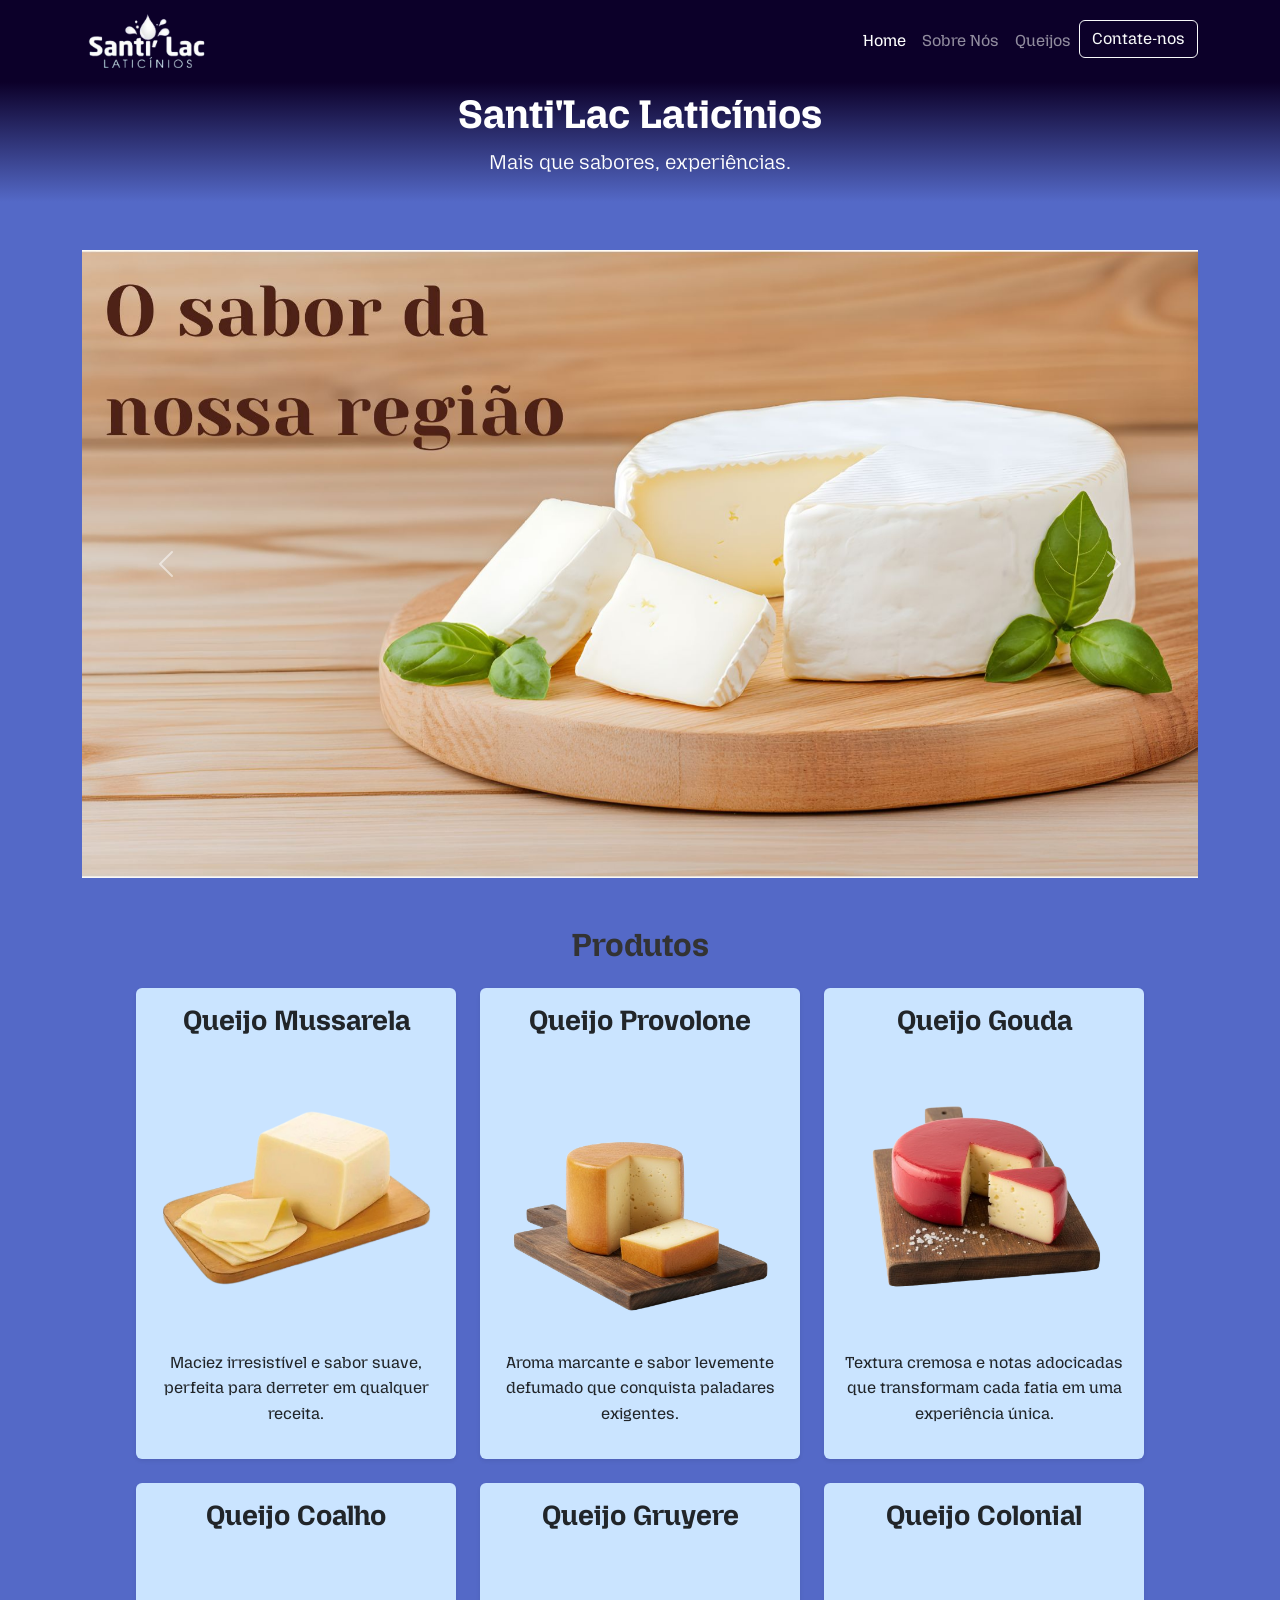
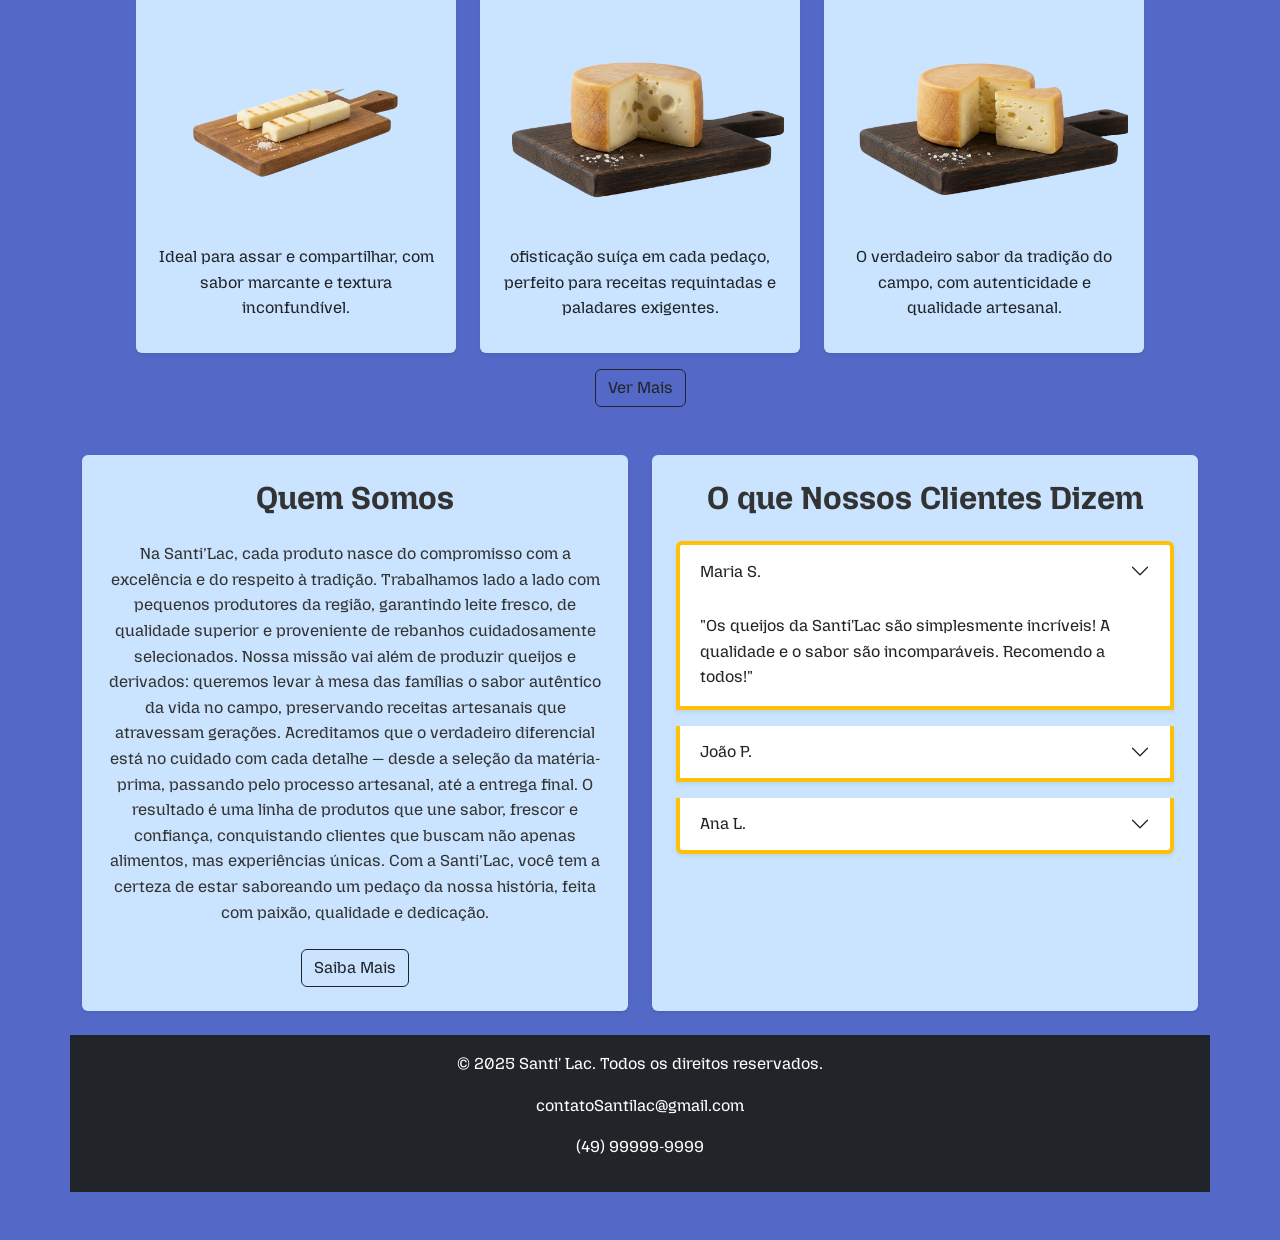
<file: index.html>
<!DOCTYPE html>
<html lang="pt-br">

<head>
    <meta charset="UTF-8">
    <meta name="viewport" content="width=device-width, initial-scale=1.0">
    <title>SantiLac - Home</title>
    <link href="https://cdn.jsdelivr.net/npm/bootstrap@5.3.2/dist/css/bootstrap.min.css" rel="stylesheet">
    <link rel="preconnect" href="https://fonts.googleapis.com">
    <link rel="preconnect" href="https://fonts.gstatic.com" crossorigin>
    <link
        href="https://fonts.googleapis.com/css2?family=Merriweather:ital,opsz,wght@0,18..144,300..900;1,18..144,300..900&family=Mozilla+Headline:wght@200..700&family=Playfair+Display:ital,wght@0,400..900;1,400..900&display=swap"
        rel="stylesheet">
    <link rel="stylesheet" href="styles/style.css">
</head>

<body>
    <!-- Navbar Bootstrap -->
    <nav class="navbar navbar-expand-lg navbar-dark custom-bg">
        <div class="container">
            <img style="width: 130px; height: auto;" src="img/LogoSantilac2.png" alt="Logo">
            <button class="navbar-toggler" type="button" data-bs-toggle="collapse" data-bs-target="#navbarNav">
                <span class="navbar-toggler-icon"></span>
            </button>
            <div class="collapse navbar-collapse" id="navbarNav">
                <ul class="navbar-nav ms-auto">
                    <li class="nav-item"><a class="nav-link active" href="index.html">Home</a></li>
                    <li class="nav-item"><a class="nav-link" href="pages/Sobre.html">Sobre Nós</a></li>
                    <li class="nav-item"><a class="nav-link" href="pages/Galeria.html">Queijos</a></li>
                    <li class="nav-item">
                        <a type="button" href="pages/Contact.html" class="btn btn-outline-light">Contate-nos</a>
                    </li>
                </ul>
            </div>
        </div>
    </nav>

    <!-- Hero -->
    <section class="bg-hero text-white text-center  p-2">
        <div class="container">
            <h1>Santi'Lac Laticínios</h1>
            <p class="lead">Mais que sabores, experiências.</p>
        </div>
    </section>

    <!-- Carrossel Bootstrap -->
    <section class="container my-5 text-center w-100">
        <div id="carouselExample" class="carousel slide">
            <div class="carousel-inner">
                <div class="carousel-item active">
                    <img src="img/O sabor da/1.jpg" class="d-block w-100" alt="...">
                </div>
                <div class="carousel-item">
                    <img src="img/O sabor da/2.jpg" class="d-block w-100" alt="...">
                </div>
                <div class="carousel-item">
                    <img src="img/O sabor da/3.jpg" class="d-block w-100" alt="...">
                </div>
            </div>
            <button class="carousel-control-prev" type="button" data-bs-target="#carouselExample" data-bs-slide="prev">
                <span class="carousel-control-prev-icon" aria-hidden="true"></span>
                <span class="visually-hidden">Previous</span>
            </button>
            <button class="carousel-control-next" type="button" data-bs-target="#carouselExample" data-bs-slide="next">
                <span class="carousel-control-next-icon" aria-hidden="true"></span>
                <span class="visually-hidden">Next</span>
            </button>
        </div>
    </section>

    <!-- Primeira linha -->
    <section class="text-center">
        <h2 class="fw-bold">Produtos</h2>
        <div class="d-flex justify-content-center flex-wrap gap-4 mt-4 text-center">
            <div class="bg-product text-dark p-3 rounded shadow-sm w-25">
                <h3 class="fw-bold">Queijo Mussarela</h3>
                <img src="img/Products/ProdutoMussarela.png" class="img-fluid my-2" alt="Queijo Mussarela">
                <p>Maciez irresistível e sabor suave, perfeita para derreter em qualquer receita.</p>
            </div>
            <div class="bg-product text-dark p-3 rounded shadow-sm w-25">
                <h3 class="fw-bold">Queijo Provolone</h3>
                <img src="img/Products/ProdutoProvolone.png" class="img-fluid my-2" alt="Queijo Provolone">
                <p>Aroma marcante e sabor levemente defumado que conquista paladares exigentes.</p>
            </div>
            <div class="bg-product text-dark p-3 rounded shadow-sm w-25">
                <h3 class="fw-bold">Queijo Gouda</h3>
                <img src="img/Products/ProdutoGouda.png" class="img-fluid my-2" alt="Queijo Gouda">
                <p>Textura cremosa e notas adocicadas que transformam cada fatia em uma experiência única.</p>
            </div>
        </div>


        <!-- Segunda linha -->
        <div class="d-flex justify-content-center flex-wrap gap-4 mt-4 text-center">
            <div class="bg-product text-dark p-3 rounded shadow-sm w-25">
                <h3 class="fw-bold">Queijo Coalho</h3>
                <img src="img/Products/ProdutoCoalho.png" class="img-fluid my-2" alt="Queijo Coalho">
                <p>Ideal para assar e compartilhar, com sabor marcante e textura inconfundível.</p>
            </div>
            <div class="bg-product text-dark p-3 rounded shadow-sm w-25">
                <h3 class="fw-bold">Queijo Gruyere</h3>
                <img src="img/Products/ProdutoGruyere.png" class="img-fluid my-2" alt="Queijo Fatiado">
                <p>ofisticação suíça em cada pedaço, perfeito para receitas requintadas e paladares exigentes.</p>
            </div>
            <div class="bg-product text-dark p-3 rounded shadow-sm w-25">
                <h3 class="fw-bold">Queijo Colonial</h3>
                <img src="img/Products/ProdutoColonial.png" class="img-fluid my-2" alt="Nata">
                <p>O verdadeiro sabor da tradição do campo, com autenticidade e qualidade artesanal.</p>
            </div>
        </div>
        <a type="button" href="pages/Galeria.html" class="btn btn-outline-dark mt-3">Ver Mais</a>
    </section>

    <!-- Quem somos e Depoimentos -->
    <section class="container my-5">
        <div class="row align-items-stretch g-4">
            <!-- Quem Somos Aside -->
            <aside class="col-md-6 d-flex">
                <div class="p-4 rounded shadow-sm bg-product text-center flex-fill">
                    <h2 class="mb-4 fw-bold">Quem Somos</h2>
                    <p class="mb-4">
                        Na Santi’Lac, cada produto nasce do compromisso com a excelência e do respeito à tradição.
                        Trabalhamos lado a lado com pequenos produtores da região, garantindo leite fresco, de qualidade
                        superior e proveniente de rebanhos cuidadosamente selecionados.

                        Nossa missão vai além de produzir queijos e derivados: queremos levar à mesa das famílias o
                        sabor autêntico da vida no campo, preservando receitas artesanais que atravessam gerações.

                        Acreditamos que o verdadeiro diferencial está no cuidado com cada detalhe — desde a seleção da
                        matéria-prima, passando pelo processo artesanal, até a entrega final. O resultado é uma linha de
                        produtos que une sabor, frescor e confiança, conquistando clientes que buscam não apenas
                        alimentos, mas experiências únicas.

                        Com a Santi’Lac, você tem a certeza de estar saboreando um pedaço da nossa história, feita com
                        paixão, qualidade e dedicação.
                    </p>
                    <a href="pages/Sobre.html" class="btn btn-outline-dark">Saiba Mais</a>
                </div>
            </aside>

            <!-- Depoimentos Aside & Accordion -->
            <aside class="col-md-6 d-flex">
                <div class="p-4 rounded shadow-sm bg-product flex-fill">
                    <h2 class="mb-4 fw-bold text-center">O que Nossos Clientes Dizem</h2>
                    <div class="accordion" id="accordionTestimonials">
                        <!-- Depoimento 1 -->
                        <div class="accordion-item mb-3 border-start border-4 border-warning shadow-sm">
                            <h2 class="accordion-header" id="headingOne">
                                <button class="accordion-button collapsed bg-white text-dark" type="button"
                                    data-bs-toggle="collapse" data-bs-target="#collapseOne" aria-expanded="true"
                                    aria-controls="collapseOne">
                                    Maria S.
                                </button>
                            </h2>
                            <div id="collapseOne" class="accordion-collapse collapse show" aria-labelledby="headingOne"
                                data-bs-parent="#accordionTestimonials">
                                <div class="accordion-body bg-white">
                                    "Os queijos da Santi'Lac são simplesmente incríveis! A qualidade e o sabor são
                                    incomparáveis. Recomendo a todos!"
                                </div>
                            </div>
                        </div>

                        <!-- Depoimento 2 -->
                        <div class="accordion-item mb-3 border-start border-4 border-warning shadow-sm">
                            <h2 class="accordion-header" id="headingTwo">
                                <button class="accordion-button collapsed bg-white text-dark" type="button"
                                    data-bs-toggle="collapse" data-bs-target="#collapseTwo" aria-expanded="false"
                                    aria-controls="collapseTwo">
                                    João P.
                                </button>
                            </h2>
                            <div id="collapseTwo" class="accordion-collapse collapse" aria-labelledby="headingTwo"
                                data-bs-parent="#accordionTestimonials">
                                <div class="accordion-body bg-white">
                                    "Adoro a variedade de queijos artesanais que a Santi'Lac oferece. Sempre fresquinhos
                                    e deliciosos!"
                                </div>
                            </div>
                        </div>

                        <!-- Depoimento 3 -->
                        <div class="accordion-item border-start border-4 border-warning shadow-sm">
                            <h2 class="accordion-header" id="headingThree">
                                <button class="accordion-button collapsed bg-white text-dark" type="button"
                                    data-bs-toggle="collapse" data-bs-target="#collapseThree" aria-expanded="false"
                                    aria-controls="collapseThree">
                                    Ana L.
                                </button>
                            </h2>
                            <div id="collapseThree" class="accordion-collapse collapse" aria-labelledby="headingThree"
                                data-bs-parent="#accordionTestimonials">
                                <div class="accordion-body bg-white">
                                    "A nata da Santi'Lac é perfeita para minhas receitas. A textura cremosa faz toda a
                                    diferença!"
                                </div>
                            </div>
                        </div>
                    </div>
                </div>
            </aside>


            <!-- Footer -->
            <footer class="bg-dark text-white text-center p-3 ">
                <p>&copy; 2025 Santi' Lac. Todos os direitos reservados.</p>
                <p>contatoSantilac@gmail.com</p>
                <p>(49) 99999-9999</p>
            </footer>

            <script 
                src="https://cdn.jsdelivr.net/npm/bootstrap@5.3.2/dist/js/bootstrap.bundle.min.js"
                src="script.js"
            ></script>
</body>

</html>
</file>
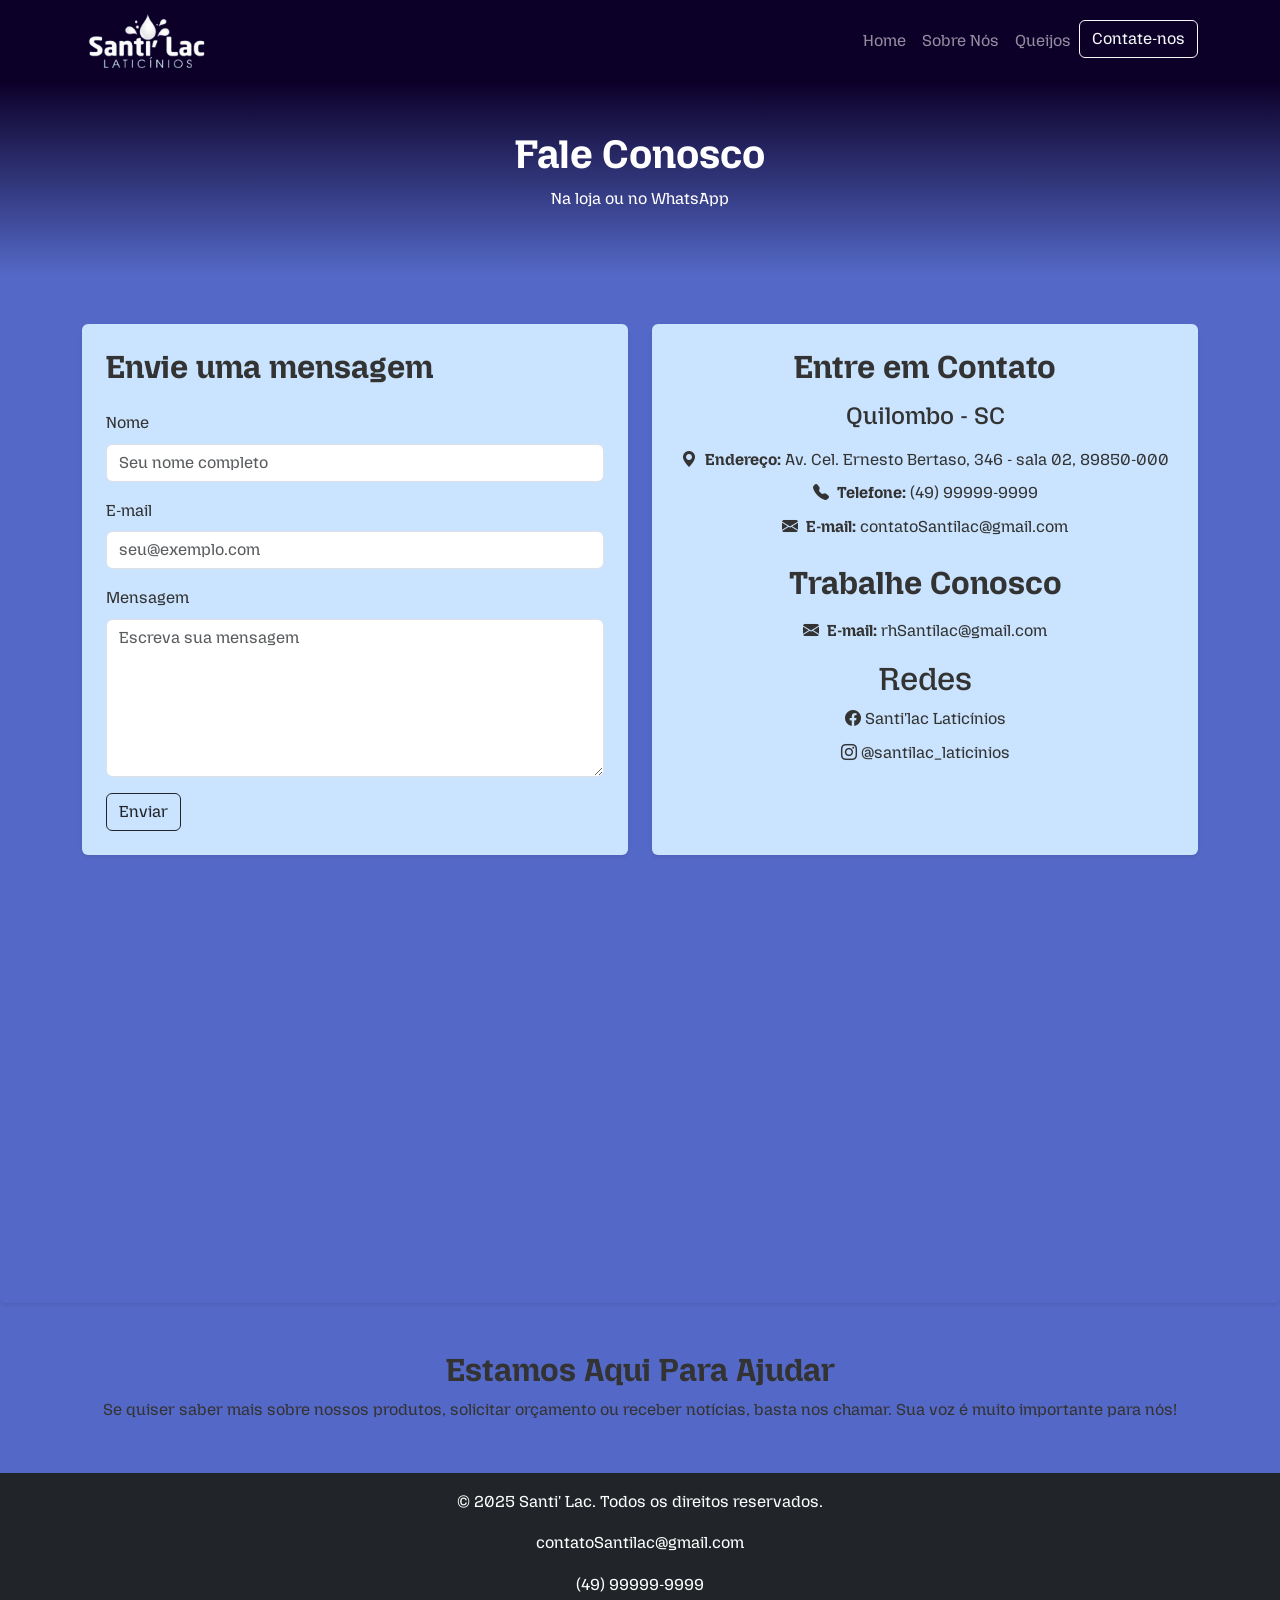
<file: pages/Contact.html>
<!DOCTYPE html>
<html lang="pt-br">

<head>
  <meta charset="UTF-8">
  <meta name="viewport" content="width=device-width, initial-scale=1.0">
  <title>SantiLac - Contato</title>
  <link href="https://cdn.jsdelivr.net/npm/bootstrap@5.3.2/dist/css/bootstrap.min.css" rel="stylesheet">
  <link rel="stylesheet" href="https://cdn.jsdelivr.net/npm/bootstrap-icons@1.11.1/font/bootstrap-icons.css">
  <link rel="preconnect" href="https://fonts.googleapis.com">
  <link rel="preconnect" href="https://fonts.gstatic.com" crossorigin>
  <link
    href="https://fonts.googleapis.com/css2?family=Merriweather:ital,opsz,wght@0,18..144,300..900;1,18..144,300..900&family=Mozilla+Headline:wght@200..700&family=Playfair+Display:ital,wght@0,400..900;1,400..900&display=swap"
    rel="stylesheet">
  <link rel="stylesheet" href="../styles/style.css">
</head>

<body>
  <!-- Navbar -->
  <nav class="navbar navbar-expand-lg navbar-dark custom-bg">
    <div class="container">
      <img style="width: 130px; height: auto;" src="../img/LogoSantilac2.png" alt="Logo">
      <button class="navbar-toggler" type="button" data-bs-toggle="collapse" data-bs-target="#navbarNav">
        <span class="navbar-toggler-icon"></span>
      </button>
      <div class="collapse navbar-collapse" id="navbarNav">
        <ul class="navbar-nav ms-auto">
          <li class="nav-item"><a class="nav-link" href="../index.html">Home</a></li>
          <li class="nav-item"><a class="nav-link" href="Sobre.html">Sobre Nós</a></li>
          <li class="nav-item"><a class="nav-link" href="Galeria.html">Queijos</a></li>
          <li class="nav-item">
            <a href="Contact.html" class="btn btn-outline-light">Contate-nos</a>
          </li>
        </ul>
      </div>
    </div>
  </nav>

  <!-- Hero -->
  <section class="bg-hero text-white text-center p-5">
    <div class="container">
      <h1 class="fw-bold">Fale Conosco</h1>
      <p>Na loja ou no WhatsApp</p>
    </div>
  </section>

  <!-- Informações de contato + formulário -->
  <section class="container my-5">
    <div class="row g-4 align-items-stretch">
      <!-- Formulário -->
      <div class="col-lg-6 d-flex">
        <div class="p-4 rounded shadow-sm bg-product flex-fill">
          <h2 class="fw-bold mb-4">Envie uma mensagem</h2>
          <form id="contact-form">
            <div class="mb-3">
              <label for="nome" class="form-label">Nome</label>
              <input type="text" class="form-control" id="nome" placeholder="Seu nome completo" required>
            </div>
            <div class="mb-3">
              <label for="email" class="form-label">E-mail</label>
              <input type="email" class="form-control" id="email" placeholder="seu@exemplo.com" required>
            </div>
            <div class="mb-3">
              <label for="mensagem" class="form-label">Mensagem</label>
              <textarea class="form-control" id="mensagem" rows="6" placeholder="Escreva sua mensagem"
                required></textarea>
            </div>
            <div id="mensagem-sucesso" class="mensagem-escondida"></div>
            <button type="button" id="botaoEnv" class="btn btn-outline-dark">Enviar</button>
          </form>
        </div>
      </div>

      <!-- Informações -->
      <div class="col-lg-6 d-flex text-center">
        <div class="p-4 rounded shadow-sm bg-product flex-fill">
          <h2 class="fw-bold mb-3 ">Entre em Contato</h2>
          <h4 class="mb-3">Quilombo - SC</h4>
          <p class="mb-2"><i class="bi bi-geo-alt-fill me-2"></i><strong>Endereço:</strong> Av. Cel. Ernesto Bertaso,
            346 - sala 02, 89850-000</p>
          <p class="mb-2"><i class="bi bi-telephone-fill me-2"></i><strong>Telefone:</strong> (49) 99999-9999</p>
          <p class="mb-4"><i class="bi bi-envelope-fill me-2"></i><strong>E-mail:</strong> contatoSantilac@gmail.com</p>

          <h2 class="fw-bold mb-3">Trabalhe Conosco</h2>
          <p><i class="bi bi-envelope-fill me-2"></i><strong>E-mail:</strong> rhSantilac@gmail.com</p>
          <h2>Redes</h2>
          <p class="mb-2"><i class="bi bi-facebook"></i> Santi'lac Laticínios</p>
          <p class="mb-2"><i class="bi bi-instagram"></i> @santilac_laticinios</p>
        </div>
      </div>

  </section>

  <!-- Mapa full-width -->
  <section class="w-100">
    <div class="rounded shadow-sm overflow-hidden w-100" style="height: 400px;">
      <iframe
        src="https://www.google.com/maps/embed?pb=!3m2!1spt-BR!2sbr!4v1758657750291!5m2!1spt-BR!2sbr!6m8!1m7!1spesdbRKH9yRktcZ79GTnrQ!2m2!1d-26.73235602300262!2d-52.71803205878751!3f49.01840728328329!4f-3.7215124674060007!5f0.6200626244816128"
        width="100%" height="100%" style="border:0;" allowfullscreen="" loading="lazy"
        referrerpolicy="no-referrer-when-downgrade"></iframe>
    </div>
  </section>

  <!-- Valores pequenos ou chamada final -->
  <section class="container my-5 text-center">
    <h2 class="fw-bold">Estamos Aqui Para Ajudar</h2>
    <p>Se quiser saber mais sobre nossos produtos, solicitar orçamento ou receber notícias, basta nos chamar. Sua voz é
      muito importante para nós!</p>
  </section>

  <!-- Footer -->
  <footer class="bg-dark text-white text-center p-3 ">
    <p>&copy; 2025 Santi' Lac. Todos os direitos reservados.</p>
    <p>contatoSantilac@gmail.com</p>
    <p>(49) 99999-9999</p>
  </footer>

  <script src="https://cdn.jsdelivr.net/npm/bootstrap@5.3.2/dist/js/bootstrap.bundle.min.js"></script>
  <script>
    document.addEventListener('DOMContentLoaded', function () {
      const botao = document.getElementById('botaoEnv');
      const form = document.getElementById('contact-form');
      const mensagemSucesso = document.getElementById('mensagem-sucesso');

      botao.addEventListener('click', function (e) {
        e.preventDefault();

        const nome = document.getElementById('nome').value.trim();
        const email = document.getElementById('email').value.trim();
        const mensagem = document.getElementById('mensagem').value.trim();

        if (!nome || !email || !mensagem) {
          mensagemSucesso.textContent = '';
          mensagemSucesso.classList.replace('mensagem-escondida', 'mensagem-erro');
          mensagemSucesso.textContent = 'Por favor, preencha todos os campos.';
          form.reset();

          setTimeout(function () {
          mensagemSucesso.classList.add('fade-out');
        }, 1000);

        setTimeout(function () {
          mensagemSucesso.textContent = '';
          mensagemSucesso.classList.remove('fade-out');
          mensagemSucesso.classList.replace('mensagem-erro', 'mensagem-escondida');
        }, 3000);
          return;
        }

        mensagemSucesso.classList.replace('mensagem-escondida', 'mensagem');
        mensagemSucesso.textContent = 'Formulário enviado com sucesso!';
        form.reset();

        setTimeout(function () {
          mensagemSucesso.classList.add('fade-out');
        }, 1000);

        setTimeout(function () {
          mensagemSucesso.textContent = '';
          mensagemSucesso.classList.remove('fade-out');
          mensagemSucesso.classList.replace('mensagem', 'mensagem-escondida');
        }, 3000);
      });
    });
  </script>
</body>

</html>
</file>
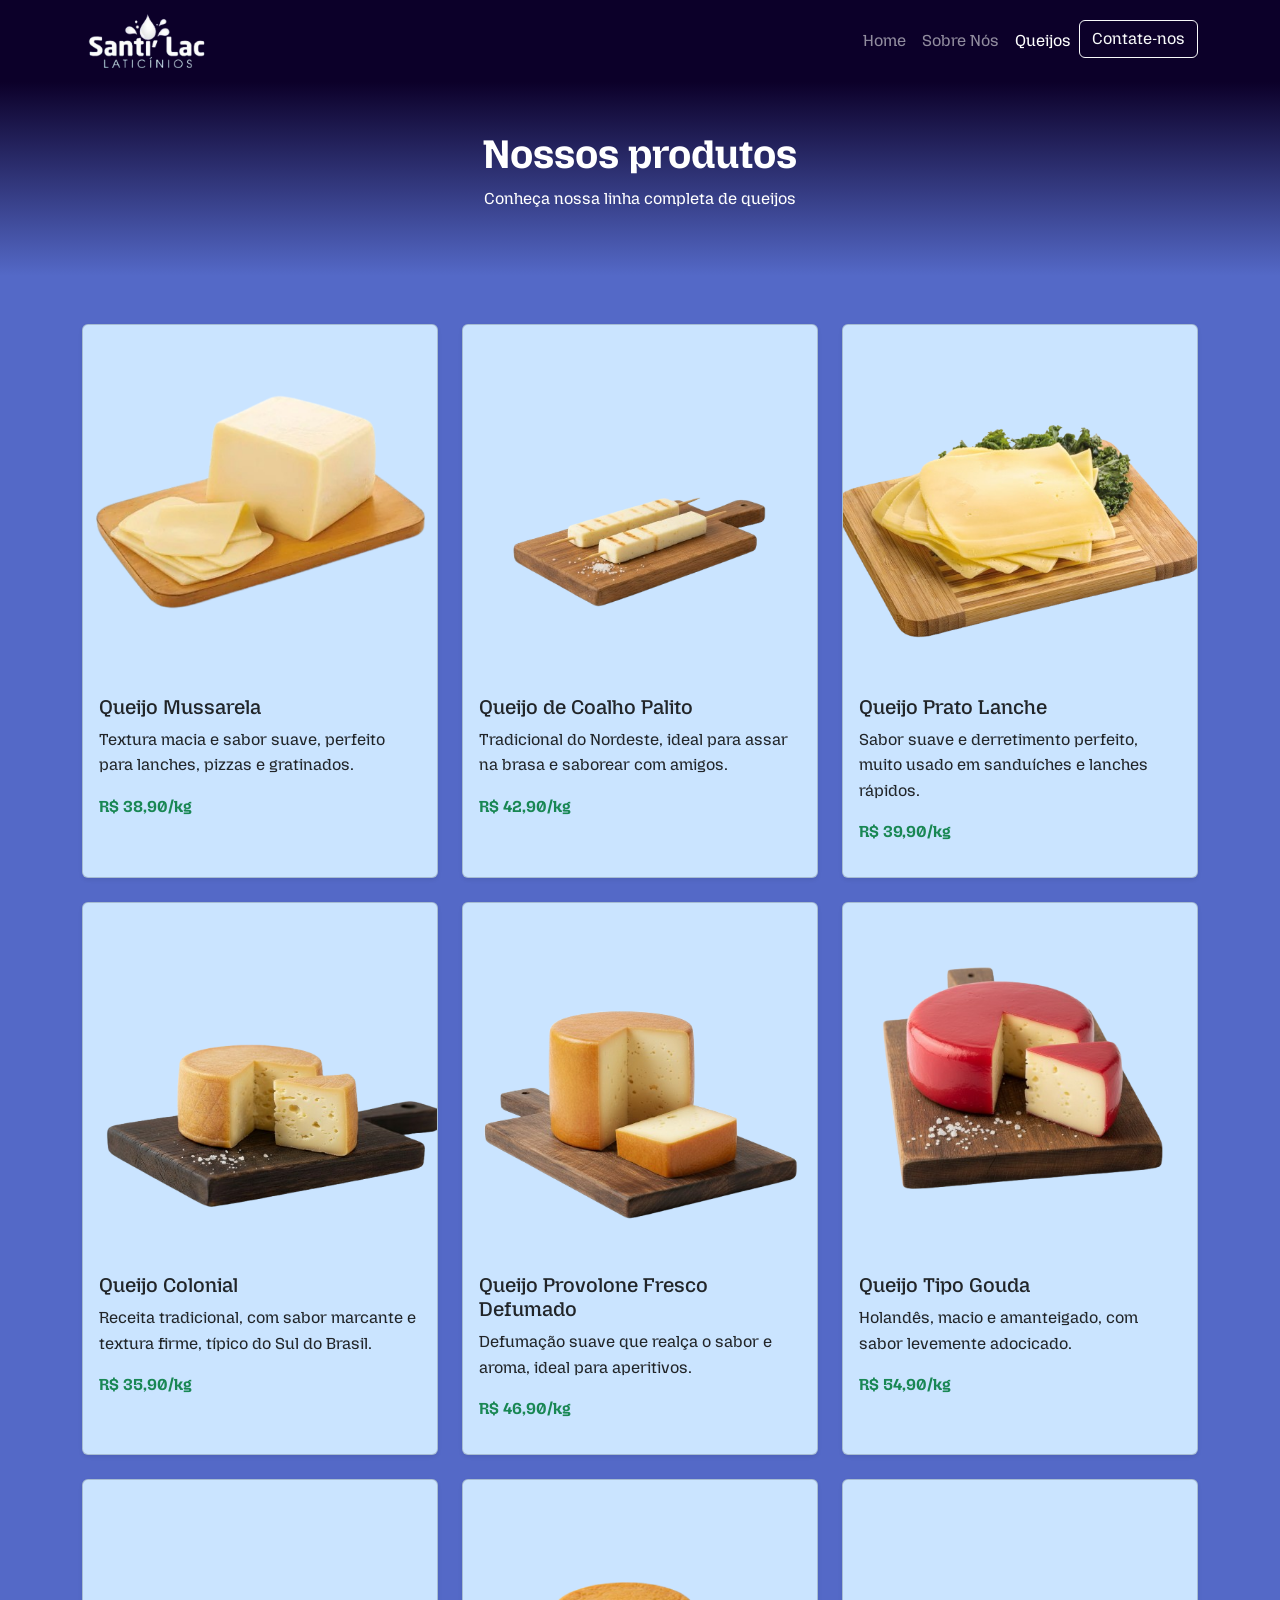
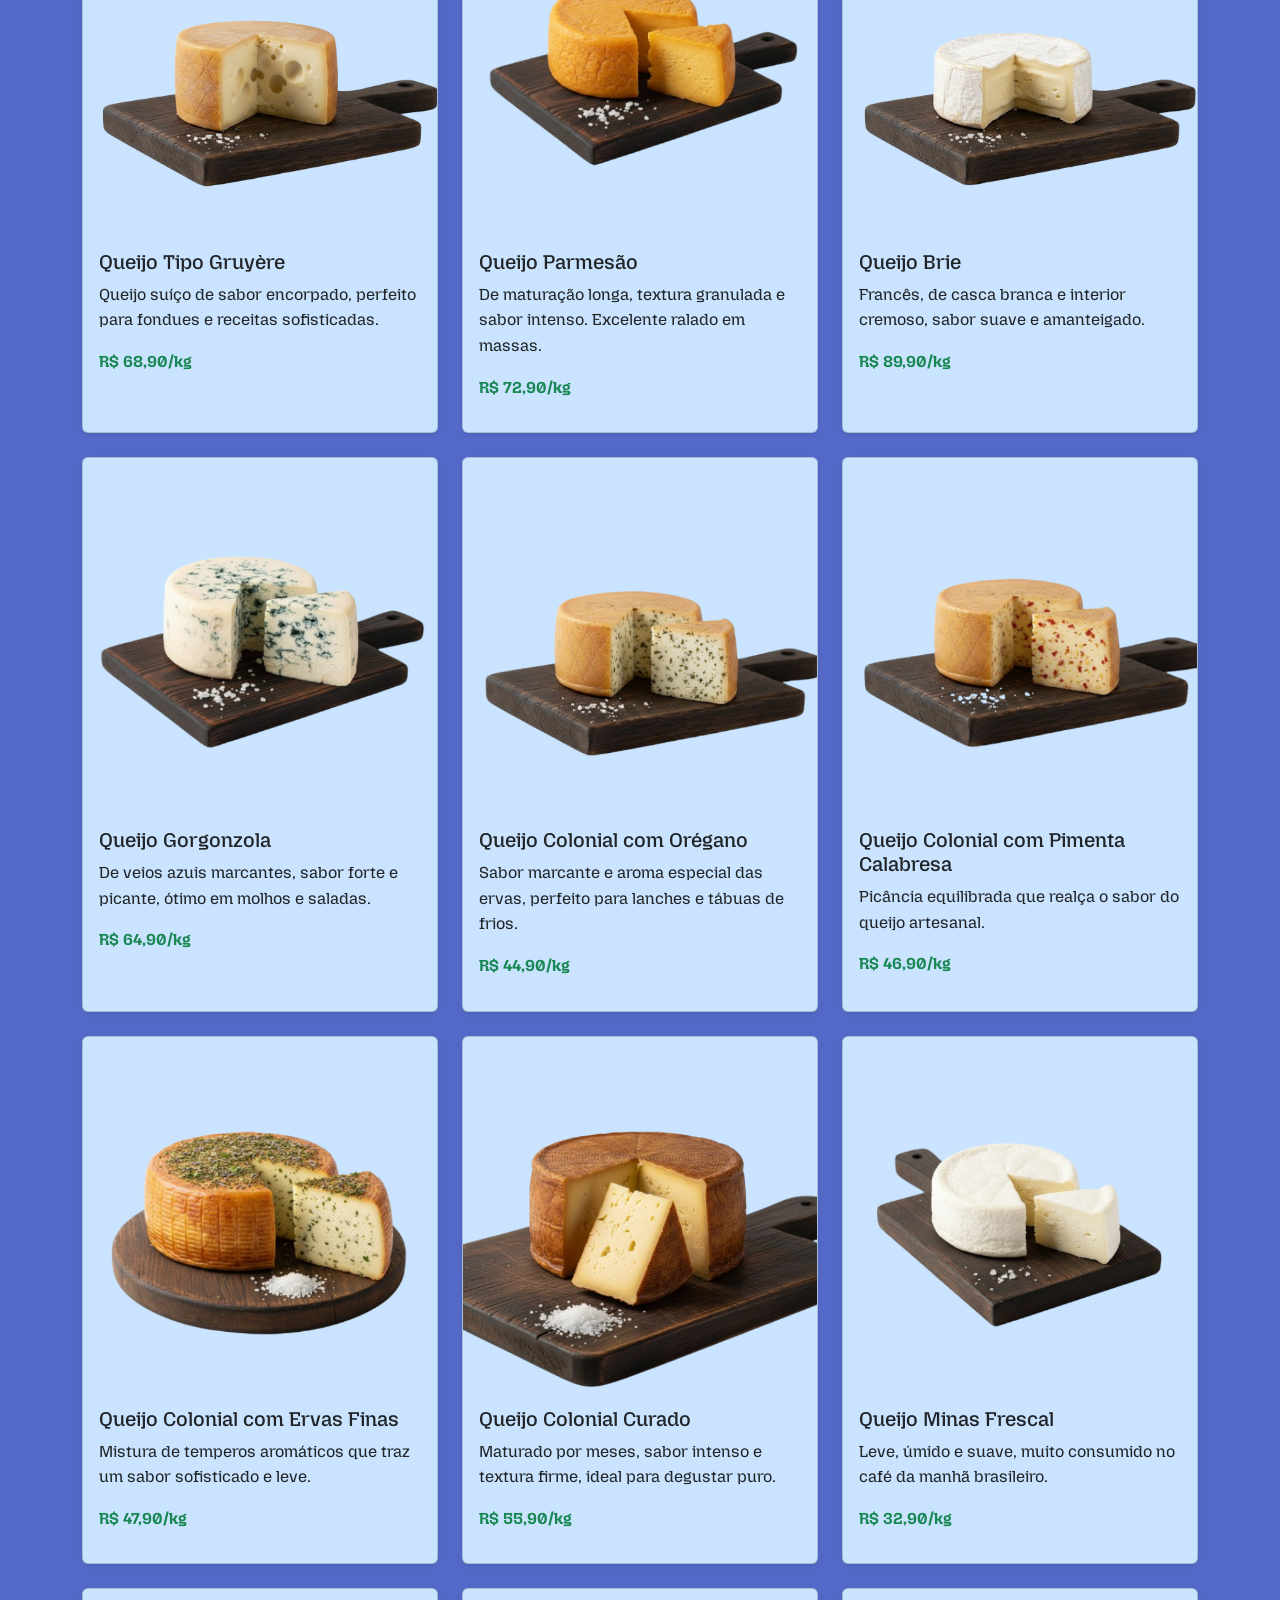
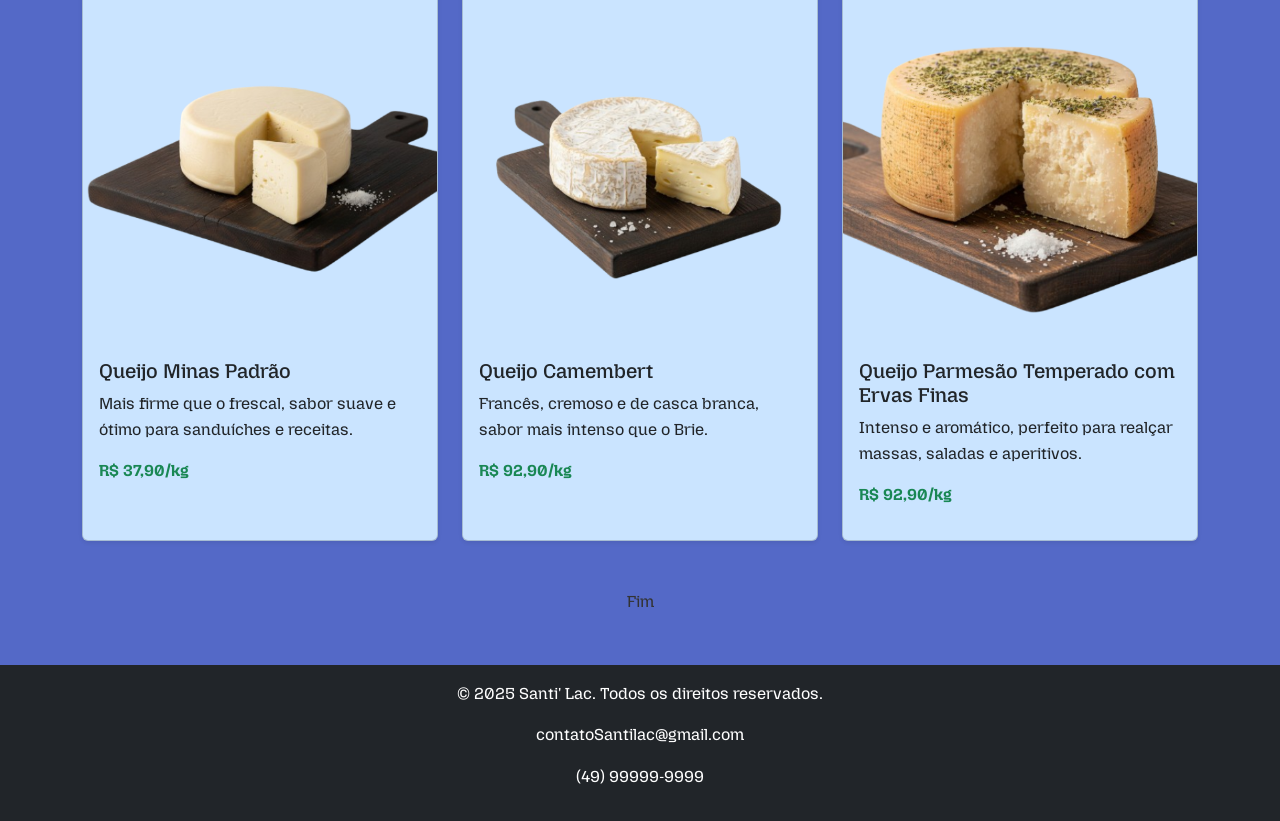
<file: pages/Galeria.html>
<!DOCTYPE html>
<html lang="pt-br">

<head>
  <meta charset="UTF-8">
  <meta name="viewport" content="width=device-width, initial-scale=1.0">
  <title>SantiLac - Galeria de Queijos</title>
  <link href="https://cdn.jsdelivr.net/npm/bootstrap@5.3.2/dist/css/bootstrap.min.css" rel="stylesheet">
  <link rel="stylesheet" href="../styles/style.css">
  <link rel="stylesheet" href="https://cdn.jsdelivr.net/npm/bootstrap-icons@1.11.1/font/bootstrap-icons.css">
  <link rel="preconnect" href="https://fonts.googleapis.com">
  <link rel="preconnect" href="https://fonts.gstatic.com" crossorigin>
  <link
    href="https://fonts.googleapis.com/css2?family=Merriweather:ital,opsz,wght@0,18..144,300..900;1,18..144,300..900&family=Mozilla+Headline:wght@200..700&family=Playfair+Display:ital,wght@0,400..900;1,400..900&display=swap"
    rel="stylesheet">
</head>

<body>
  <!-- Navbar -->
  <nav class="navbar navbar-expand-lg navbar-dark custom-bg">
    <div class="container">
      <img style="width: 130px; height: auto;" src="../img/LogoSantilac2.png" alt="Logo">
      <button class="navbar-toggler" type="button" data-bs-toggle="collapse" data-bs-target="#navbarNav">
        <span class="navbar-toggler-icon"></span>
      </button>
      <div class="collapse navbar-collapse" id="navbarNav">
        <ul class="navbar-nav ms-auto">
          <li class="nav-item"><a class="nav-link" href="../index.html">Home</a></li>
          <li class="nav-item"><a class="nav-link" href="Sobre.html">Sobre Nós</a></li>
          <li class="nav-item"><a class="nav-link active" href="Galeria.html">Queijos</a></li>
          <li class="nav-item"><a class="btn btn-outline-light" href="Contact.html">Contate-nos</a></li>
        </ul>
      </div>
    </div>
  </nav>

  <!-- Hero -->
  <section class="bg-hero text-white text-center p-5">
    <div class="container">
      <h1 class="fw-bold">Nossos produtos</h1>
      <p>Conheça nossa linha completa de queijos</p>
    </div>
  </section>

  <!-- Cards -->
  <section class="container my-5">
    <div class="row g-4">

      <!-- Queijo Mussarela -->
      <div class="col-md-4">
        <div class="card shadow-sm h-100 bg-product">
          <img src="../img/Products/ProdutoMussarela.png" class="card-img-top" alt="Queijo Mussarela">
          <div class="card-body">
            <h5 class="card-title">Queijo Mussarela</h5>
            <p class="card-text">Textura macia e sabor suave, perfeito para lanches, pizzas e gratinados.</p>
            <p class="fw-bold text-success">R$ 38,90/kg</p>
          </div>
        </div>
      </div>

      <!-- Queijo de Coalho -->
      <div class="col-md-4">
        <div class="card shadow-sm h-100 bg-product">
          <img src="../img/Products/ProdutoCoalho.png" class="card-img-top" alt="Queijo de Coalho">
          <div class="card-body">
            <h5 class="card-title">Queijo de Coalho Palito</h5>
            <p class="card-text">Tradicional do Nordeste, ideal para assar na brasa e saborear com amigos.</p>
            <p class="fw-bold text-success">R$ 42,90/kg</p>
          </div>
        </div>
      </div>

      <!-- Queijo Prato -->
      <div class="col-md-4">
        <div class="card shadow-sm h-100 bg-product">
          <img src="../img/Products/ProdutoPrato.png" class="card-img-top" alt="Queijo Prato">
          <div class="card-body">
            <h5 class="card-title">Queijo Prato Lanche</h5>
            <p class="card-text">Sabor suave e derretimento perfeito, muito usado em sanduíches e lanches rápidos.</p>
            <p class="fw-bold text-success">R$ 39,90/kg</p>
          </div>
        </div>
      </div>

      <!-- Queijo Colonial -->
      <div class="col-md-4">
        <div class="card shadow-sm h-100 bg-product">
          <img src="../img/Products/ProdutoColonial.png" class="card-img-top" alt="Queijo Colonial">
          <div class="card-body">
            <h5 class="card-title">Queijo Colonial</h5>
            <p class="card-text">Receita tradicional, com sabor marcante e textura firme, típico do Sul do Brasil.</p>
            <p class="fw-bold text-success">R$ 35,90/kg</p>
          </div>
        </div>
      </div>

      <!-- Queijo Provolone -->
      <div class="col-md-4">
        <div class="card shadow-sm h-100 bg-product">
          <img src="../img/Products/ProdutoProvolone.png" class="card-img-top" alt="Queijo Provolone">
          <div class="card-body">
            <h5 class="card-title">Queijo Provolone Fresco Defumado</h5>
            <p class="card-text">Defumação suave que realça o sabor e aroma, ideal para aperitivos.</p>
            <p class="fw-bold text-success">R$ 46,90/kg</p>
          </div>
        </div>
      </div>

      <!-- Queijo Gouda -->
      <div class="col-md-4">
        <div class="card shadow-sm h-100 bg-product">
          <img src="../img/Products/ProdutoGouda.png" class="card-img-top" alt="Queijo Gouda">
          <div class="card-body">
            <h5 class="card-title">Queijo Tipo Gouda</h5>
            <p class="card-text">Holandês, macio e amanteigado, com sabor levemente adocicado.</p>
            <p class="fw-bold text-success">R$ 54,90/kg</p>
          </div>
        </div>
      </div>

      <!-- Queijo Gruyère -->
      <div class="col-md-4">
        <div class="card shadow-sm h-100 bg-product">
          <img src="../img/Products/ProdutoGruyere.png" class="card-img-top" alt="Queijo Gruyère">
          <div class="card-body">
            <h5 class="card-title">Queijo Tipo Gruyère</h5>
            <p class="card-text">Queijo suíço de sabor encorpado, perfeito para fondues e receitas sofisticadas.</p>
            <p class="fw-bold text-success">R$ 68,90/kg</p>
          </div>
        </div>
      </div>

      <!-- Queijo Parmesão -->
      <div class="col-md-4">
        <div class="card shadow-sm h-100 bg-product">
          <img src="../img/Products/ProdutoParmesao.png" class="card-img-top" alt="Queijo Parmesão">
          <div class="card-body">
            <h5 class="card-title">Queijo Parmesão</h5>
            <p class="card-text">De maturação longa, textura granulada e sabor intenso. Excelente ralado em massas.</p>
            <p class="fw-bold text-success">R$ 72,90/kg</p>
          </div>
        </div>
      </div>

      <!-- Queijo Brie -->
      <div class="col-md-4">
        <div class="card shadow-sm h-100 bg-product">
          <img src="../img/Products/ProdutoBrie.png" class="card-img-top" alt="Queijo Brie">
          <div class="card-body">
            <h5 class="card-title">Queijo Brie</h5>
            <p class="card-text">Francês, de casca branca e interior cremoso, sabor suave e amanteigado.</p>
            <p class="fw-bold text-success">R$ 89,90/kg</p>
          </div>
        </div>
      </div>

      <!-- Queijo Gorgonzola -->
      <div class="col-md-4">
        <div class="card shadow-sm h-100 bg-product">
          <img src="../img/Products/ProdutoGorgonzola.png" class="card-img-top" alt="Queijo Gorgonzola">
          <div class="card-body">
            <h5 class="card-title">Queijo Gorgonzola</h5>
            <p class="card-text">De veios azuis marcantes, sabor forte e picante, ótimo em molhos e saladas.</p>
            <p class="fw-bold text-success">R$ 64,90/kg</p>
          </div>
        </div>
      </div>

      <!-- Queijo Colonial com Orégano -->
      <div class="col-md-4">
        <div class="card shadow-sm h-100 bg-product">
          <img src="../img/Products/ProdutoColonialOregano.png" class="card-img-top" alt="Queijo Colonial com Orégano">
          <div class="card-body">
            <h5 class="card-title">Queijo Colonial com Orégano</h5>
            <p class="card-text">Sabor marcante e aroma especial das ervas, perfeito para lanches e tábuas de frios.</p>
            <p class="fw-bold text-success">R$ 44,90/kg</p>
          </div>
        </div>
      </div>

      <!-- Queijo Colonial com Pimenta Calabresa -->
      <div class="col-md-4">
        <div class="card shadow-sm h-100 bg-product">
          <img src="../img/Products/ProdutoColonialPimentaCalabresa.png" class="card-img-top"
            alt="Queijo Colonial com Pimenta Calabresa">
          <div class="card-body">
            <h5 class="card-title">Queijo Colonial com Pimenta Calabresa</h5>
            <p class="card-text">Picância equilibrada que realça o sabor do queijo artesanal.</p>
            <p class="fw-bold text-success">R$ 46,90/kg</p>
          </div>
        </div>
      </div>

      <!-- Queijo Colonial com Ervas Finas -->
      <div class="col-md-4">
        <div class="card shadow-sm h-100 bg-product">
          <img src="../img/Products/ProdutoColonialErvasFinas.png" class="card-img-top"
            alt="Queijo Colonial com Ervas Finas">
          <div class="card-body">
            <h5 class="card-title">Queijo Colonial com Ervas Finas</h5>
            <p class="card-text">Mistura de temperos aromáticos que traz um sabor sofisticado e leve.</p>
            <p class="fw-bold text-success">R$ 47,90/kg</p>
          </div>
        </div>
      </div>

      <!-- Queijo Colonial Curado -->
      <div class="col-md-4">
        <div class="card shadow-sm h-100 bg-product">
          <img src="../img/Products/ProdutoColonialCurado.png" class="card-img-top" alt="Queijo Colonial Curado">
          <div class="card-body">
            <h5 class="card-title">Queijo Colonial Curado</h5>
            <p class="card-text">Maturado por meses, sabor intenso e textura firme, ideal para degustar puro.</p>
            <p class="fw-bold text-success">R$ 55,90/kg</p>
          </div>
        </div>
      </div>

      <!-- Queijo Minas Frescal -->
      <div class="col-md-4">
        <div class="card shadow-sm h-100 bg-product">
          <img src="../img/Products/ProdutoMinasFrescal.png" class="card-img-top" alt="Queijo Minas Frescal">
          <div class="card-body">
            <h5 class="card-title">Queijo Minas Frescal</h5>
            <p class="card-text">Leve, úmido e suave, muito consumido no café da manhã brasileiro.</p>
            <p class="fw-bold text-success">R$ 32,90/kg</p>
          </div>
        </div>
      </div>

      <!-- Queijo Minas Padrão -->
      <div class="col-md-4">
        <div class="card shadow-sm h-100 bg-product">
          <img src="../img/Products/ProdutoMinasPadrao.png" class="card-img-top" alt="Queijo Minas Padrão">
          <div class="card-body">
            <h5 class="card-title">Queijo Minas Padrão</h5>
            <p class="card-text">Mais firme que o frescal, sabor suave e ótimo para sanduíches e receitas.</p>
            <p class="fw-bold text-success">R$ 37,90/kg</p>
          </div>
        </div>
      </div>

      <!-- Queijo Camembert -->
      <div class="col-md-4">
        <div class="card shadow-sm h-100 bg-product">
          <img src="../img/Products/ProdutoCamembertArtesanal.png" class="card-img-top" alt="Queijo Camembert">
          <div class="card-body">
            <h5 class="card-title">Queijo Camembert</h5>
            <p class="card-text">Francês, cremoso e de casca branca, sabor mais intenso que o Brie.</p>
            <p class="fw-bold text-success">R$ 92,90/kg</p>
          </div>
        </div>
      </div>

      <!-- Queijo Parmesão Temperado com Ervas Finas -->
      <div class="col-md-4">
        <div class="card shadow-sm h-100 bg-product">
          <img src="../img/Products/ProdutoParmesaoErvasFinas.png" class="card-img-top" alt="Queijo Camembert">
          <div class="card-body">
            <h5 class="card-title">Queijo Parmesão Temperado com Ervas Finas</h5>
            <p class="card-text">Intenso e aromático, perfeito para realçar massas, saladas e aperitivos.</p>
            <p class="fw-bold text-success">R$ 92,90/kg</p>
          </div>
        </div>
      </div>

    </div>
  </section>
  <div class="text-center">
    <p class="text-gray">Fim</p>
  </div>

  <!-- Footer -->
  <footer class="bg-dark text-white text-center p-3 ">
    <p>&copy; 2025 Santi' Lac. Todos os direitos reservados.</p>
    <p>contatoSantilac@gmail.com</p>
    <p>(49) 99999-9999</p>
  </footer>

  <script src="https://cdn.jsdelivr.net/npm/bootstrap@5.3.2/dist/js/bootstrap.bundle.min.js"></script>
</body>

</html>
</file>
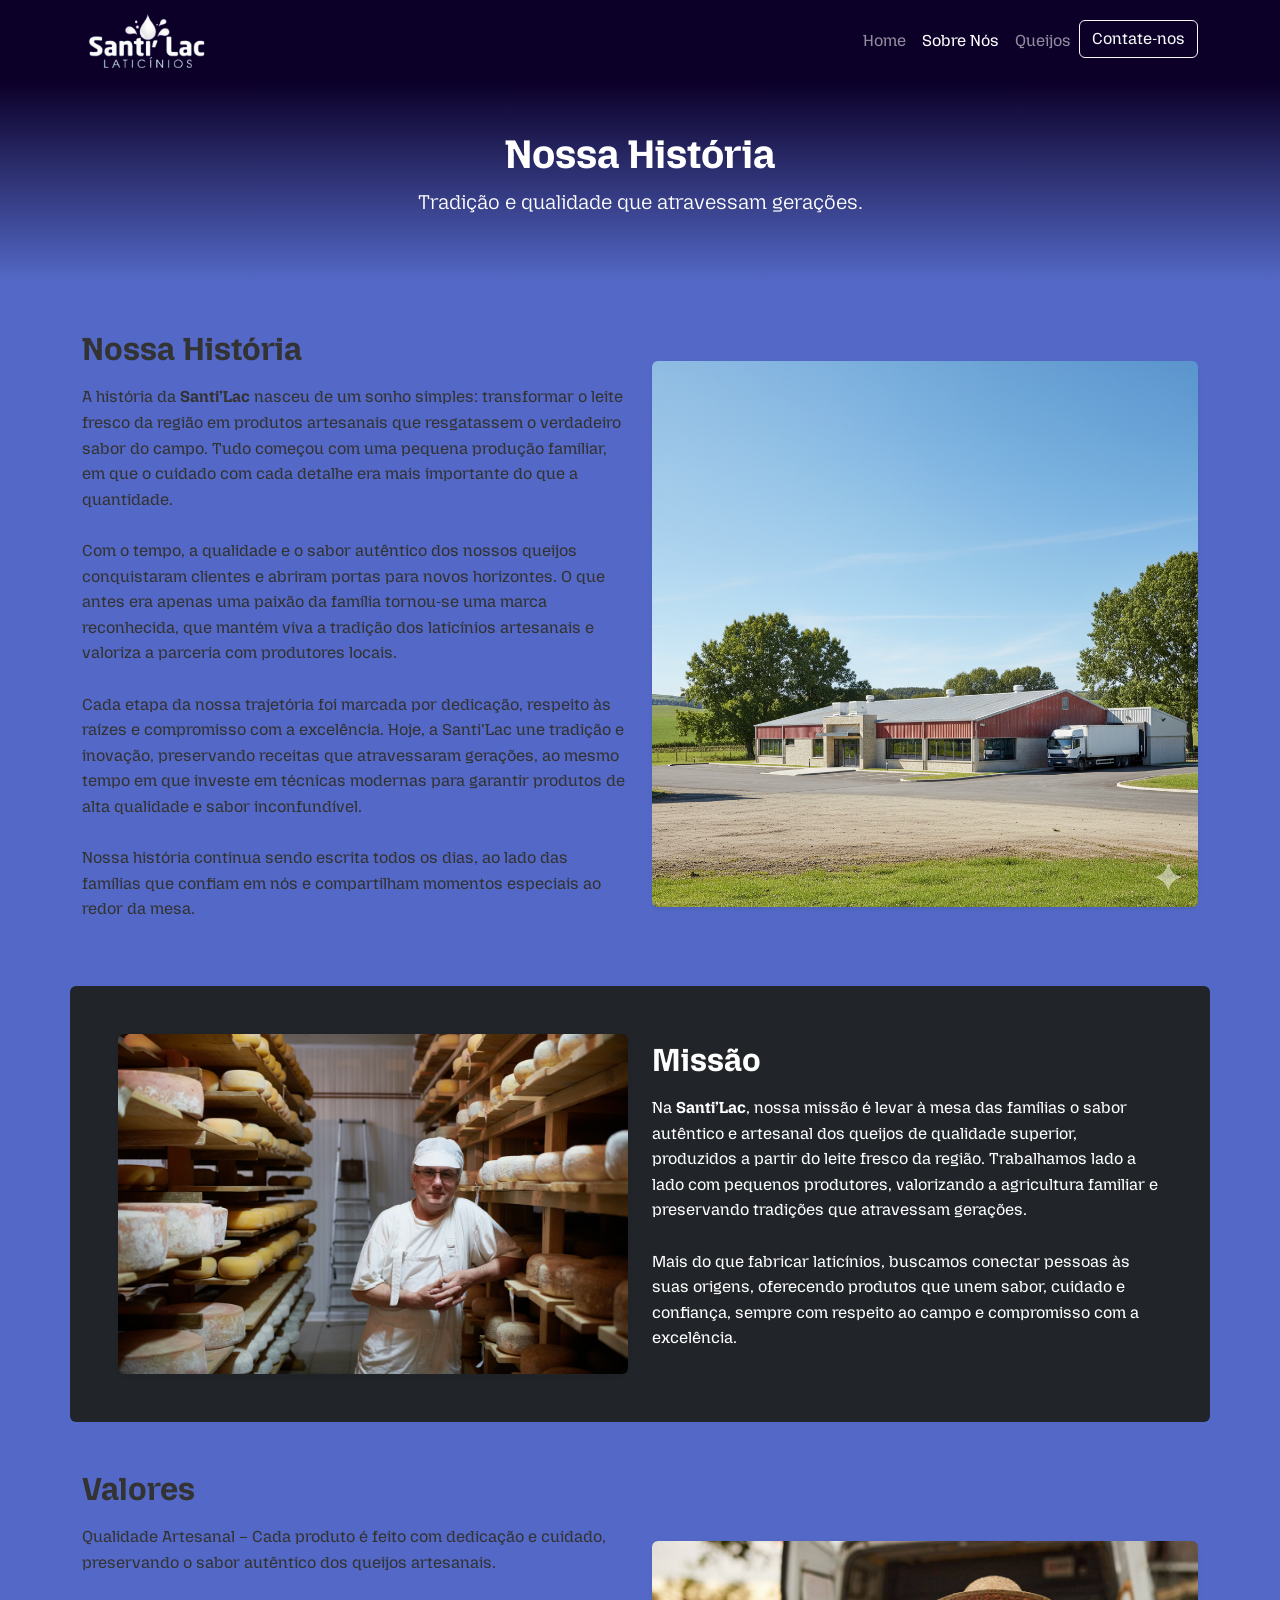
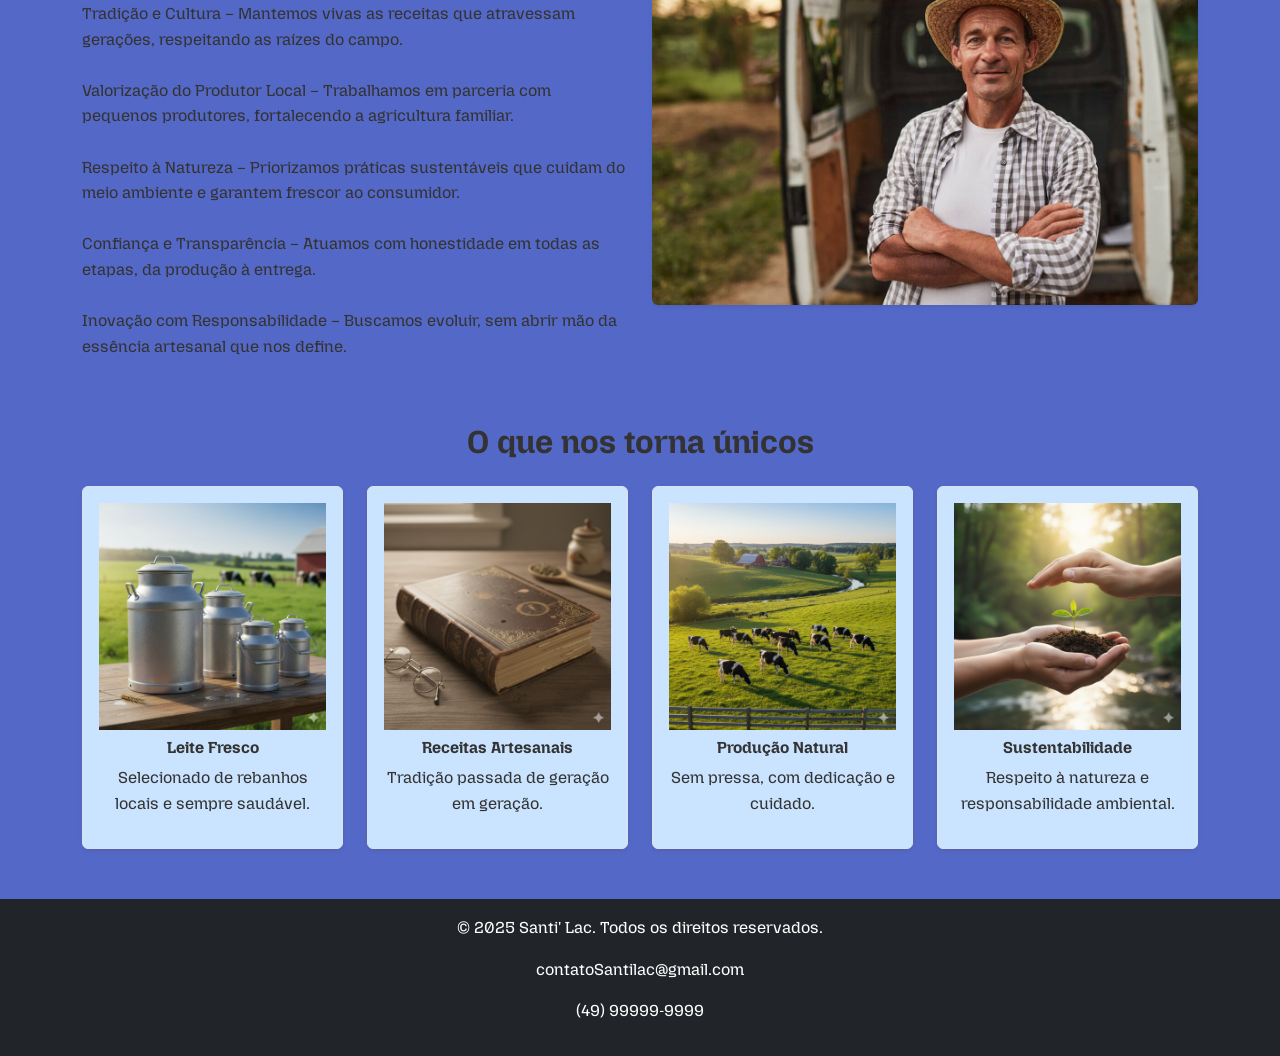
<file: pages/Sobre.html>
<!DOCTYPE html>
<html lang="pt-br">

<head>
  <meta charset="UTF-8">
  <meta name="viewport" content="width=device-width, initial-scale=1.0">
  <title>SantiLac - Sobre Nós</title>
  <link href="https://cdn.jsdelivr.net/npm/bootstrap@5.3.2/dist/css/bootstrap.min.css" rel="stylesheet">
  <link rel="preconnect" href="https://fonts.googleapis.com">
  <link rel="preconnect" href="https://fonts.gstatic.com" crossorigin>
  <link
    href="https://fonts.googleapis.com/css2?family=Merriweather:ital,opsz,wght@0,18..144,300..900;1,18..144,300..900&family=Mozilla+Headline:wght@200..700&family=Playfair+Display:ital,wght@0,400..900;1,400..900&display=swap"
    rel="stylesheet">
  <link rel="stylesheet" href="../styles/style.css">
</head>

<body>
  <!-- Navbar Bootstrap -->
  <nav class="navbar navbar-expand-lg navbar-dark custom-bg">
    <div class="container">
      <img style="width: 130px; height: auto;" src="../img/LogoSantilac2.png" alt="Logo">
      <button class="navbar-toggler" type="button" data-bs-toggle="collapse" data-bs-target="#navbarNav">
        <span class="navbar-toggler-icon"></span>
      </button>
      <div class="collapse navbar-collapse" id="navbarNav">
        <ul class="navbar-nav ms-auto">
          <li class="nav-item"><a class="nav-link" href="../index.html">Home</a></li>
          <li class="nav-item"><a class="nav-link active" href="Sobre.html">Sobre Nós</a></li>
          <li class="nav-item"><a class="nav-link" href="Galeria.html">Queijos</a></li>
          <li class="nav-item">
            <a href="Contact.html" class="btn btn-outline-light">Contate-nos</a>
          </li>
        </ul>
      </div>
    </div>
  </nav>

  <!-- Hero -->
  <section class="bg-hero text-white text-center p-5">
    <div class="container">
      <h1 class="fw-bold">Nossa História</h1>
      <p class="lead">Tradição e qualidade que atravessam gerações.</p>
    </div>
  </section>

  <!-- Nossa História -->
  <section class="container my-5">
    <div class="row align-items-center flex-md-row-reverse">
      <div class="col-md-6 mb-4 mb-md-0">
        <img src="../img/Casa.png" class="img-fluid rounded shadow-sm" alt="Queijo Artesanal">
      </div>
      <div class="col-md-6">
        <h2 class="fw-bold mb-3">Nossa História</h2>
        <p>
          A história da <strong>Santi’Lac</strong> nasceu de um sonho simples: transformar o leite fresco da região em
          produtos
          artesanais que resgatassem o verdadeiro sabor do campo. Tudo começou com uma pequena produção familiar, em que
          o cuidado com cada detalhe era mais importante do que a quantidade.
          <br><br>
          Com o tempo, a qualidade e o sabor autêntico dos nossos queijos conquistaram clientes e abriram portas para
          novos horizontes. O que antes era apenas uma paixão da família tornou-se uma marca reconhecida, que mantém
          viva a tradição dos laticínios artesanais e valoriza a parceria com produtores locais.
          <br><br>
          Cada etapa da nossa trajetória foi marcada por dedicação, respeito às raízes e compromisso com a excelência.
          Hoje, a Santi’Lac une tradição e inovação, preservando receitas que atravessaram gerações, ao mesmo tempo em
          que investe em técnicas modernas para garantir produtos de alta qualidade e sabor inconfundível.
          <br><br>
          Nossa história continua sendo escrita todos os dias, ao lado das famílias que confiam em nós e compartilham
          momentos especiais ao redor da mesa.
        </p>
      </div>
    </div>
  </section>

  <!-- Missão -->
  <section class="container my-5 bg-dark text-white p-5 rounded">
    <div class="row align-items-center">
      <div class="col-md-6 mb-4 mb-md-0">
        <img src="../img/Compromisso.png" class="img-fluid rounded shadow-sm" alt="Queijo Artesanal">
      </div>
      <div class="col-md-6">
        <h2 class="fw-bold mb-3">Missão</h2>
        <p>
          Na <strong>Santi’Lac</strong>, nossa missão é levar à mesa das famílias o sabor autêntico e artesanal dos
          queijos de qualidade
          superior, produzidos a partir do leite fresco da região. Trabalhamos lado a lado com pequenos produtores,
          valorizando a agricultura familiar e preservando tradições que atravessam gerações.
          <br><br>
          Mais do que fabricar laticínios, buscamos conectar pessoas às suas origens, oferecendo produtos que unem
          sabor, cuidado e confiança, sempre com respeito ao campo e compromisso com a excelência.
        </p>
      </div>
    </div>
  </section>

  <!-- Valores -->
  <section class="container my-5">
    <div class="row align-items-center flex-md-row-reverse">
      <div class="col-md-6 mb-4 mb-md-0">
        <img src="../img/Valores.jpg" class="img-fluid rounded shadow-sm" alt="Queijo Artesanal">
      </div>
      <div class="col-md-6">
        <h2 class="fw-bold mb-3">Valores</h2>
        <p>
          Qualidade Artesanal – Cada produto é feito com dedicação e cuidado, preservando o sabor autêntico dos queijos
          artesanais.
          <br><br>
          Tradição e Cultura – Mantemos vivas as receitas que atravessam gerações, respeitando as raízes do campo.
          <br><br>
          Valorização do Produtor Local – Trabalhamos em parceria com pequenos produtores, fortalecendo a agricultura
          familiar.
          <br><br>
          Respeito à Natureza – Priorizamos práticas sustentáveis que cuidam do meio ambiente e garantem frescor ao
          consumidor.
          <br><br>
          Confiança e Transparência – Atuamos com honestidade em todas as etapas, da produção à entrega.
          <br><br>
          Inovação com Responsabilidade – Buscamos evoluir, sem abrir mão da essência artesanal que nos define.
        </p>
      </div>
    </div>
  </section>

  <!-- Diferenciais -->
  <section class="container my-5">
    <h2 class="fw-bold text-center mb-4">O que nos torna únicos</h2>
    <div class="row g-4 text-center bg">
      <div class="col-md-3">
        <div class="p-3 border rounded shadow-sm bg-product h-100">
          <img src="../img/Jarros.png" alt="Leite Fresco" class="mb-2 w-100">
          <h6 class="fw-bold">Leite Fresco</h6>
          <p>Selecionado de rebanhos locais e sempre saudável.</p>
        </div>
      </div>
      <div class="col-md-3">
        <div class="p-3 border rounded shadow-sm bg-product h-100">
          <img src="../img/Livro.png" alt="Receitas Artesanais" class="mb-2 w-100">
          <h6 class="fw-bold">Receitas Artesanais</h6>
          <p>Tradição passada de geração em geração.</p>
        </div>
      </div>
      <div class="col-md-3">
        <div class="p-3 border rounded shadow-sm bg-product h-100">
          <img src="../img/Vacas.png" alt="Produção Natural" class="mb-2 w-100">
          <h6 class="fw-bold">Produção Natural</h6>
          <p>Sem pressa, com dedicação e cuidado.</p>
        </div>
      </div>
      <div class="col-md-3">
        <div class="p-3 border rounded shadow-sm bg-product h-100">
          <img src="../img/Sustentabilidade.png" alt="Sustentabilidade" class="mb-2 w-100">
          <h6 class="fw-bold">Sustentabilidade</h6>
          <p>Respeito à natureza e responsabilidade ambiental.</p>
        </div>
      </div>
    </div>
  </section>

  <!-- Footer -->
  <footer class="bg-dark text-white text-center p-3 ">
    <p>&copy; 2025 Santi' Lac. Todos os direitos reservados.</p>
    <p>contatoSantilac@gmail.com</p>
    <p>(49) 99999-9999</p>
  </footer>

  <script src="https://cdn.jsdelivr.net/npm/bootstrap@5.3.2/dist/js/bootstrap.bundle.min.js"></script>
</body>

</html>
</file>
<file: styles/style.css>
body {
  font-family: "Mozilla Headline", sans-serif;
  font-optical-sizing: auto;
  line-height: 1.6;
  color: #333;
  background-color: #5469C7;
  padding-top: 82px;
}

h1,
h3 {
  font-weight: bold;
}

footer {
  margin-top: 50px;
}

.bg-hero {
  background: linear-gradient(0deg,rgba(84, 105, 199, 1) 0%, rgba(12, 0, 41, 1) 100%);
}

.custom-bg {
  background-color: #0C0029;
  position: fixed;
  top: 0;
  left: 0;
  width: 100%;
  z-index: 1000;
}

.bg-product {
  background: #cae4ff;
}

.testimonial p {
  font-style: italic;
  margin-bottom: 0.5rem;
}

.testimonial h6 {
  color: #444;
}

iframe {
  border: 0;
}

@media (max-width: 768px) {
  .bg-hero {
    padding: 2rem 1rem;
  }
}

.mensagem{
  background-color: rgb(199, 255, 116);
  border-color: green;
  border-width: 2px;
  border-style: solid;
  border-radius: 8px;
  padding: 10px;
  margin-top: 10px;
  margin-bottom: 10px;
  opacity: 1;
  transition: opacity 1s;
}

.mensagem-erro{
  background-color: rgb(253, 139, 139);
  border-color: red;
  border-width: 2px;
  border-style: solid;
  border-radius: 8px;
  padding: 10px;
  margin-top: 10px;
  margin-bottom: 10px;
  opacity: 1;
  transition: opacity 1s;
}

.fade-out {
  opacity: 0;
}

.mensagem-escondida{
  display: none;
}
</file>
